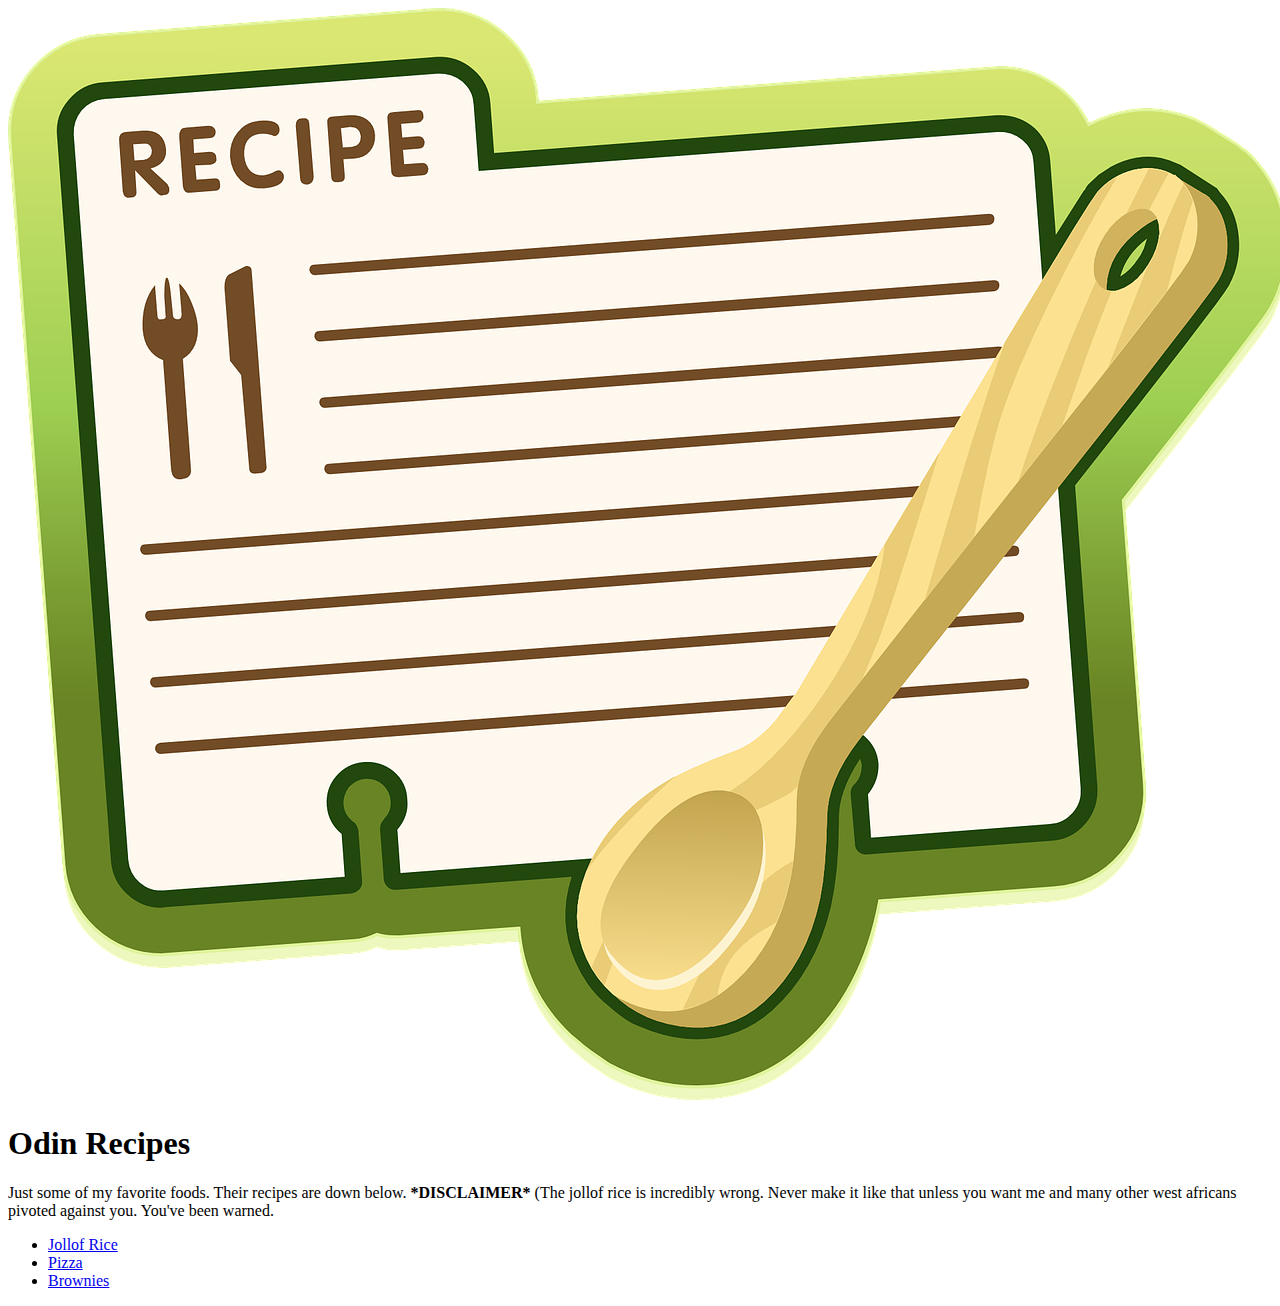
<file: index.html>
<!DOCTYPE html>
<html lang="en">
<head>
    <meta charset="UTF-8">
    <meta http-equiv="X-UA-Compatible" content="IE=edge">
    <meta name="viewport" content="width=device-width, initial-scale=1.0">
    <title>Document</title>
</head>
<body>
    <img src="./images/recipe-pic.png" alt="Recipe Picture">
    <h1>Odin Recipes</h1>

    <p>Just some of my favorite foods. Their recipes are down below. <b>*DISCLAIMER*</b> (The jollof rice is incredibly wrong. 
        Never make it like that unless you want me and many other west africans pivoted against you. You've
    been warned.</p>
        <ul>
            <li><a href="recipes/jellof.html"> Jollof Rice</a></li>
            <li><a href="recipes/pizza.html">Pizza</a></li>
            <li><a href="recipes/brownies.html"> Brownies</a></li>
        </ul>
     




</body>
</html>
</file>
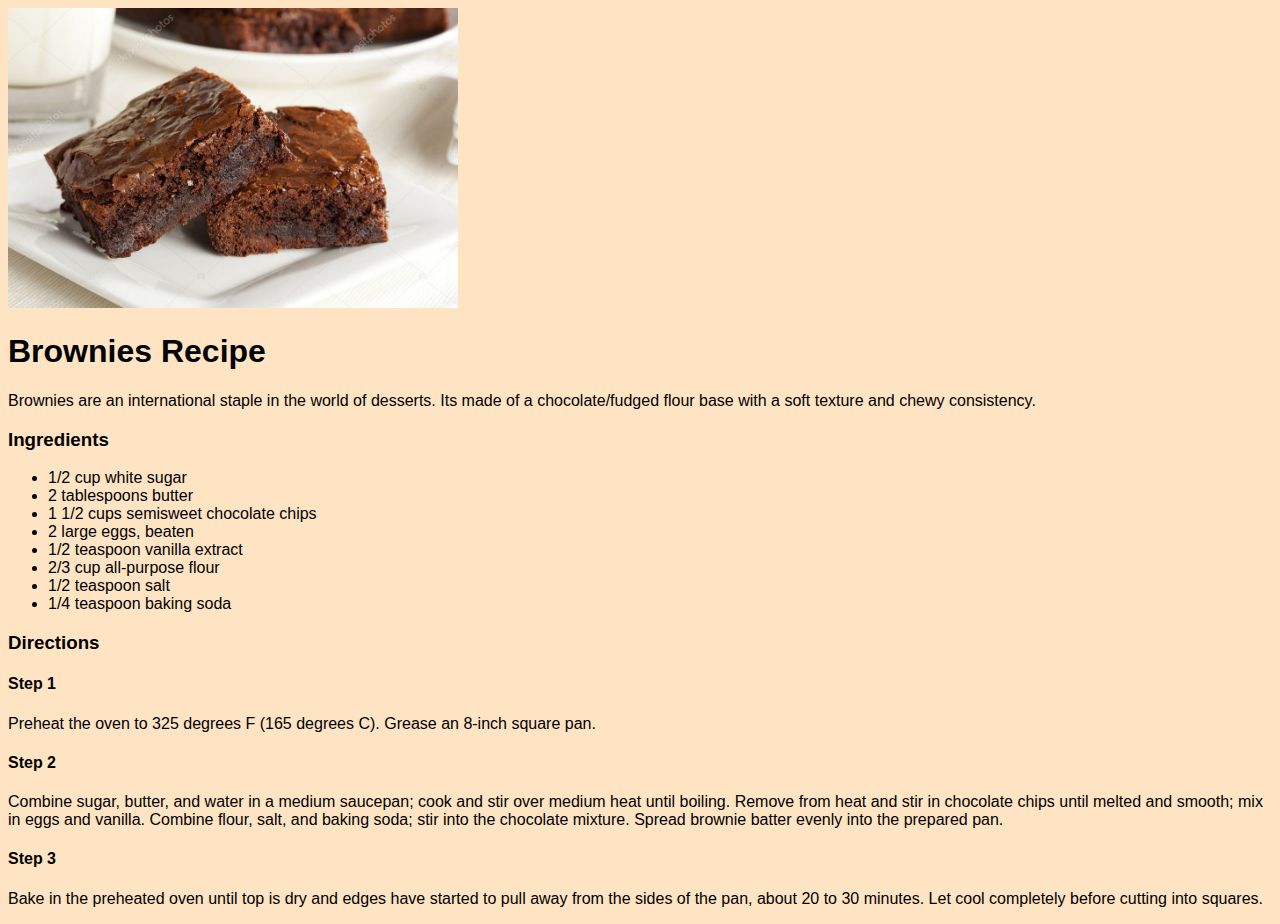
<file: recipes/brownies.html>
<!DOCTYPE html>
<html lang="en">
<head>
    <meta charset="UTF-8">
    <meta http-equiv="X-UA-Compatible" content="IE=edge">
    <meta name="viewport" content="width=device-width, initial-scale=1.0">
    <title>Document</title>
</head>
<body>
    <img src="../images/brownie.jpg" alt="Brownies">
    <link rel="stylesheet" href="style.css">
    <h1>Brownies Recipe</h1>
        <p>Brownies are an international staple in the world of desserts. Its made
        of a chocolate/fudged flour base with a soft texture and chewy consistency.
        </p>
    
    <h3>Ingredients</h3>
    <ul>
        <li>1/2 cup white sugar</li>
        
        <li>2 tablespoons butter</li>

        <li>1 1/2 cups semisweet chocolate chips</li>

        <li>2 large eggs, beaten</li>

        <li>1/2 teaspoon vanilla extract</li>

        <li>2/3 cup all-purpose flour</li>

        <li>1/2 teaspoon salt</li>

        <li>1/4 teaspoon baking soda</li>


    </ul>

    <h3>Directions</h3>
        <h4>Step 1</h4>
            <p>Preheat the oven to 325 degrees F (165 degrees C). Grease an 8-inch square pan.
            </p>
        
        <h4>Step 2</h4>
            <p>Combine sugar, butter, and water in a medium saucepan; cook and stir over medium heat until boiling. 
                Remove from heat and stir in chocolate chips until melted and smooth; mix in eggs and vanilla. 
                Combine flour, salt, and baking soda; stir into the chocolate mixture. 
                Spread brownie batter evenly into the prepared pan.</p>
        
        <h4>Step 3</h4>
            <p>Bake in the preheated oven until top is dry and edges have started to pull away from the sides of the pan, about 20 to 30 minutes. 
                Let cool completely before cutting into squares.</p>


    
    
</body>
</html>
</file>
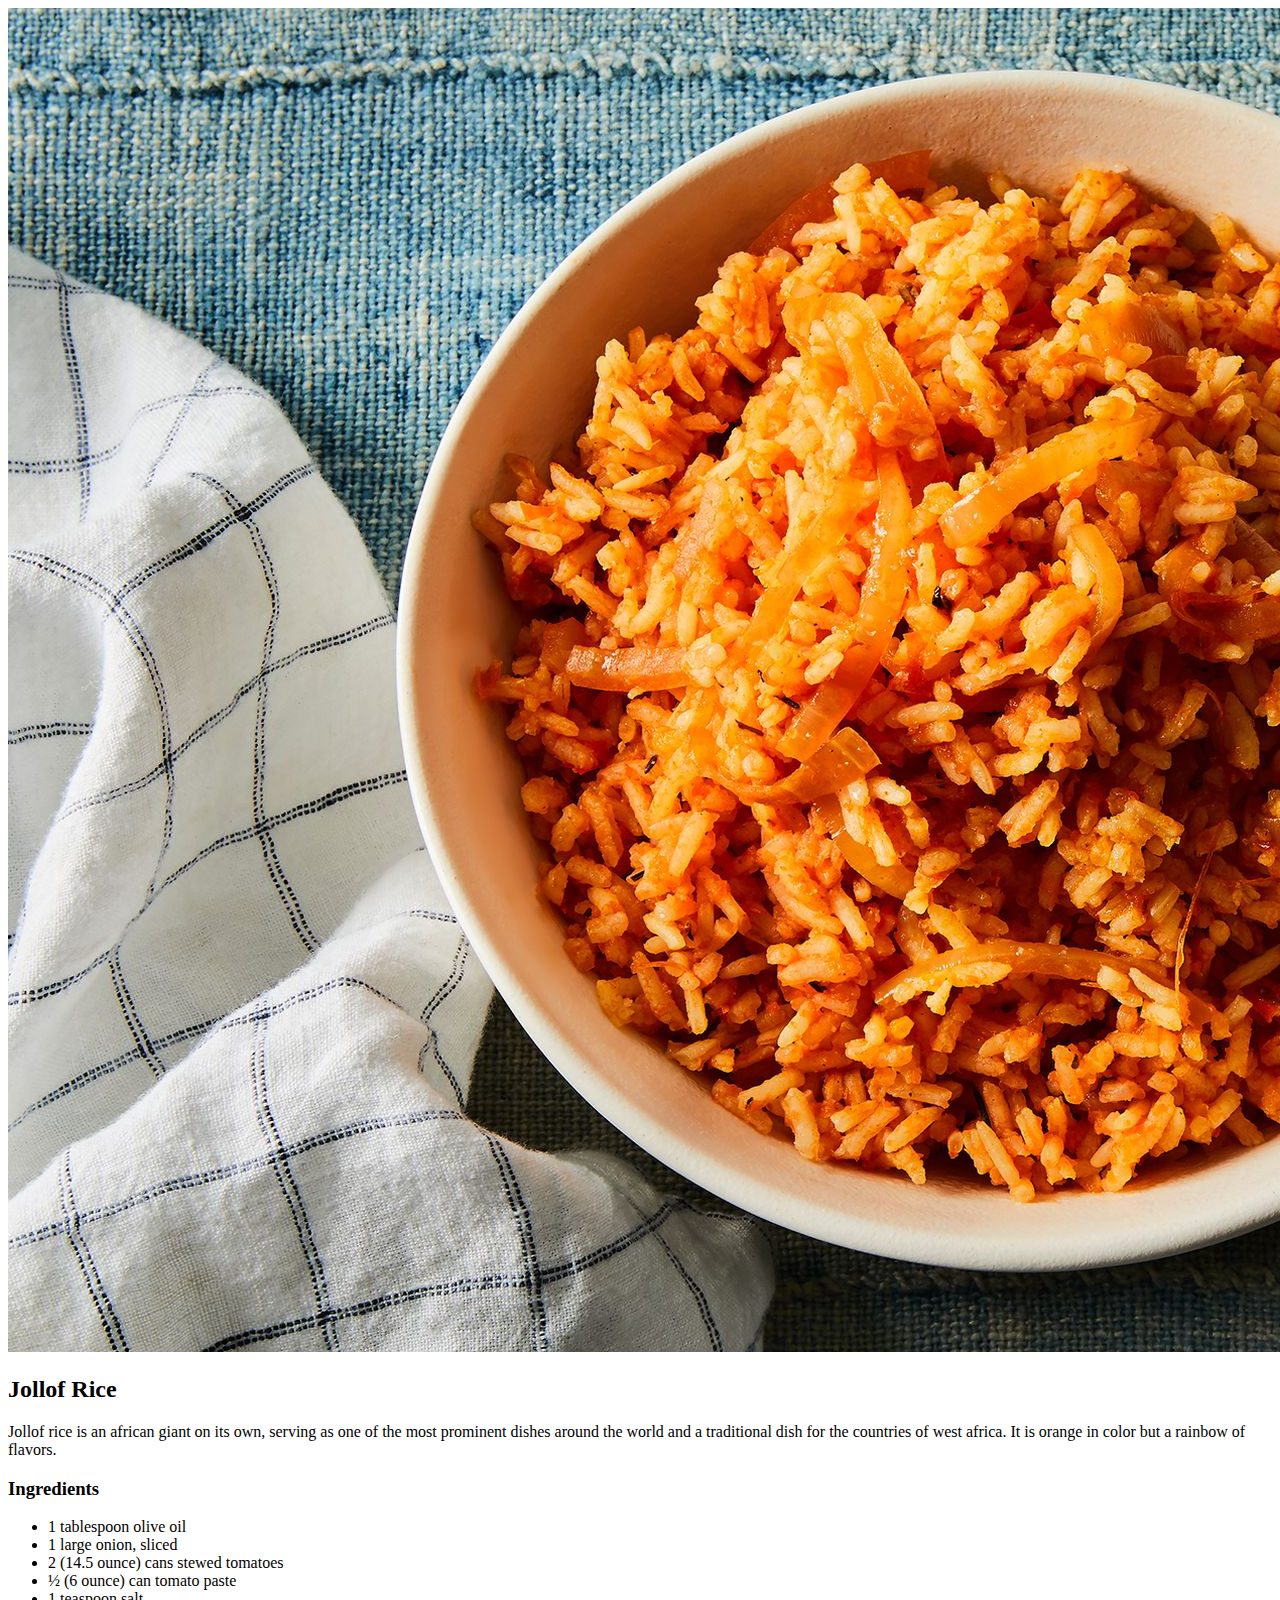
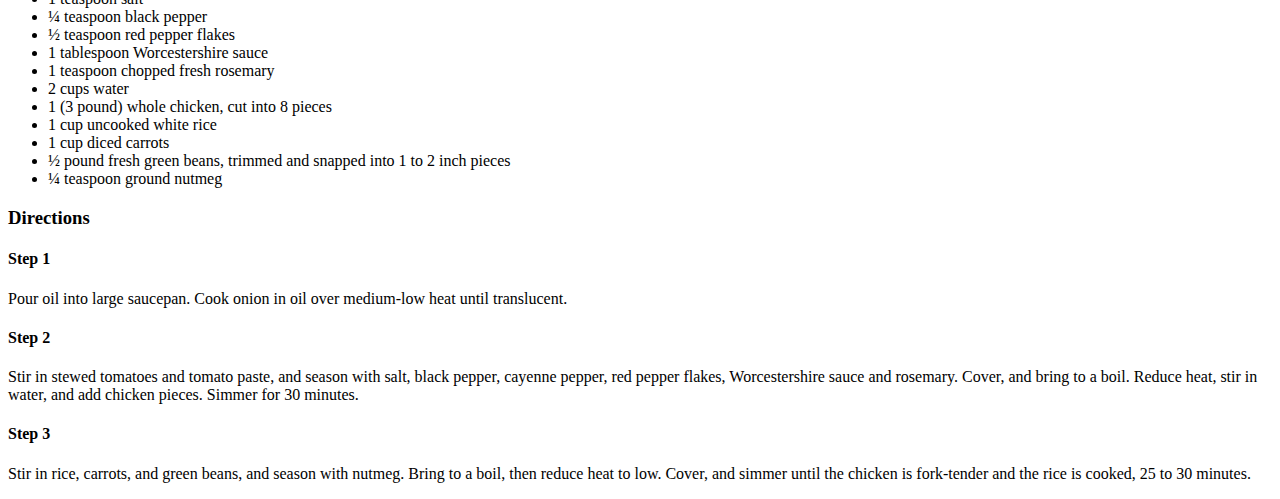
<file: recipes/jellof.html>
<!DOCTYPE html>
<html lang="en">
<head>
    <meta charset="UTF-8">
    <meta http-equiv="X-UA-Compatible" content="IE=edge">
    <meta name="viewport" content="width=device-width, initial-scale=1.0">
    <title>Document</title>
</head>
<body>
    <img src="../images/jellof.jpg" alt="Jollof Rice">
    <h2>Jollof Rice </h2>
        <p>Jollof rice is an african giant on its own, serving as one of the most prominent dishes
            around the world and a traditional dish for the countries of west africa. It is orange
            in color but a rainbow of flavors.
        </p>

        <h3>Ingredients</h3>
            <ul>
                <li>1 tablespoon olive oil</li>
                <li>1 large onion, sliced</li>
                <li>2 (14.5 ounce) cans stewed tomatoes</li>
                <li>½ (6 ounce) can tomato paste</li>
                <li>1 teaspoon salt</li>
                <li>¼ teaspoon black pepper</li>
                <li>½ teaspoon red pepper flakes</li>
                <li>1 tablespoon Worcestershire sauce</li>
                <li>1 teaspoon chopped fresh rosemary</li>
                <li>2 cups water</li>
                <li>1 (3 pound) whole chicken, cut into 8 pieces</li>
                <li>1 cup uncooked white rice</li>
                <li>1 cup diced carrots</li>
                <li>½ pound fresh green beans, trimmed and snapped into 1 to 2 inch pieces</li>
                <li>¼ teaspoon ground nutmeg</li>
            </ul>

        <h3>Directions</h3>
            <h4>Step 1</h4>
                <p>Pour oil into large saucepan. Cook onion in oil over medium-low heat until translucent.</p>
            
            <h4>Step 2</h4>
                <p>Stir in stewed tomatoes and tomato paste, and season with salt, black pepper, cayenne pepper, red pepper flakes, 
                    Worcestershire sauce and rosemary. Cover, and bring to a boil. Reduce heat, stir in water, and add chicken pieces. 
                    Simmer for 30 minutes.</p>

            <h4>Step 3</h4>
                <p>Stir in rice, carrots, and green beans, and season with nutmeg. Bring to a boil, then reduce heat to low. 
                    Cover, and simmer until the chicken is fork-tender and the rice is cooked, 25 to 30 minutes.</p>

</body>
</html>
</file>
<file: recipes/style.css>
html{
    background-color: bisque;
}
body{
    font-family: 'Gill Sans', 'Gill Sans MT', Calibri, 'Trebuchet MS', sans-serif;
}

img{
    height: 300px;

}
</file>
